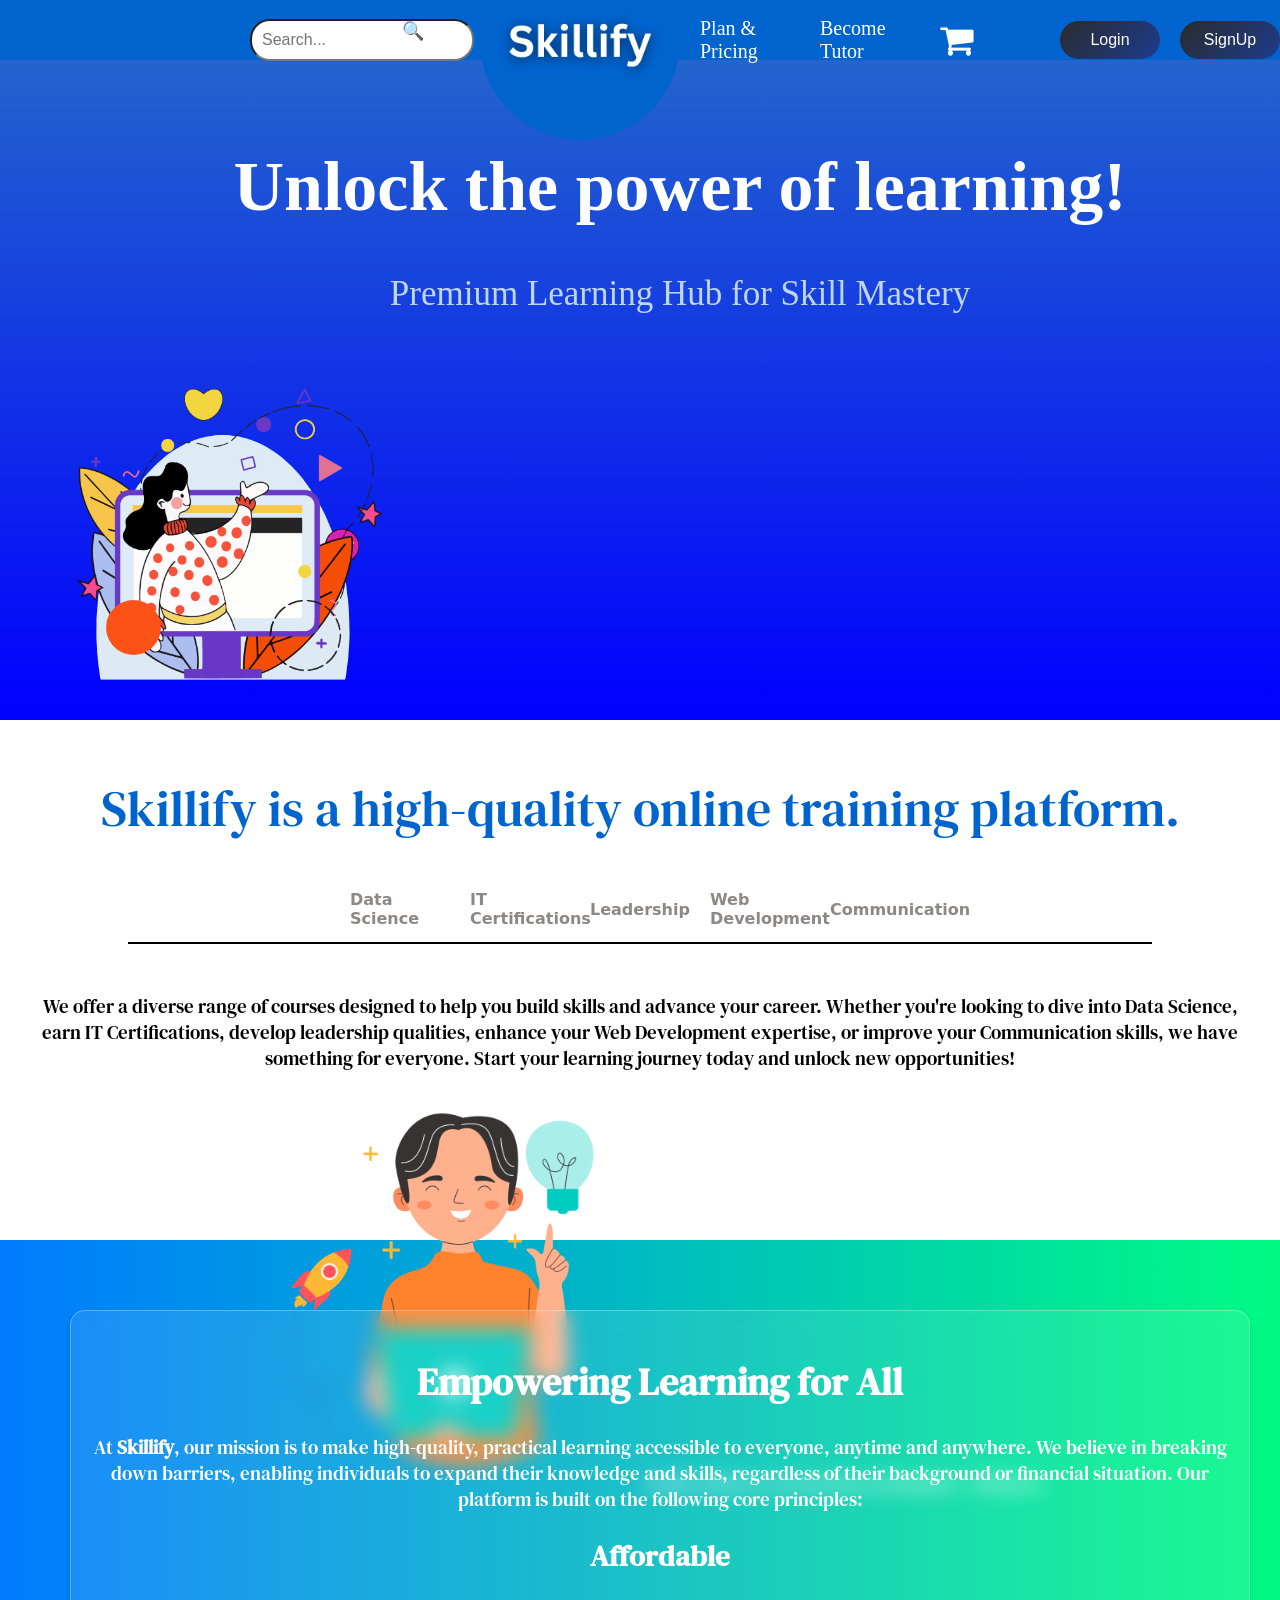
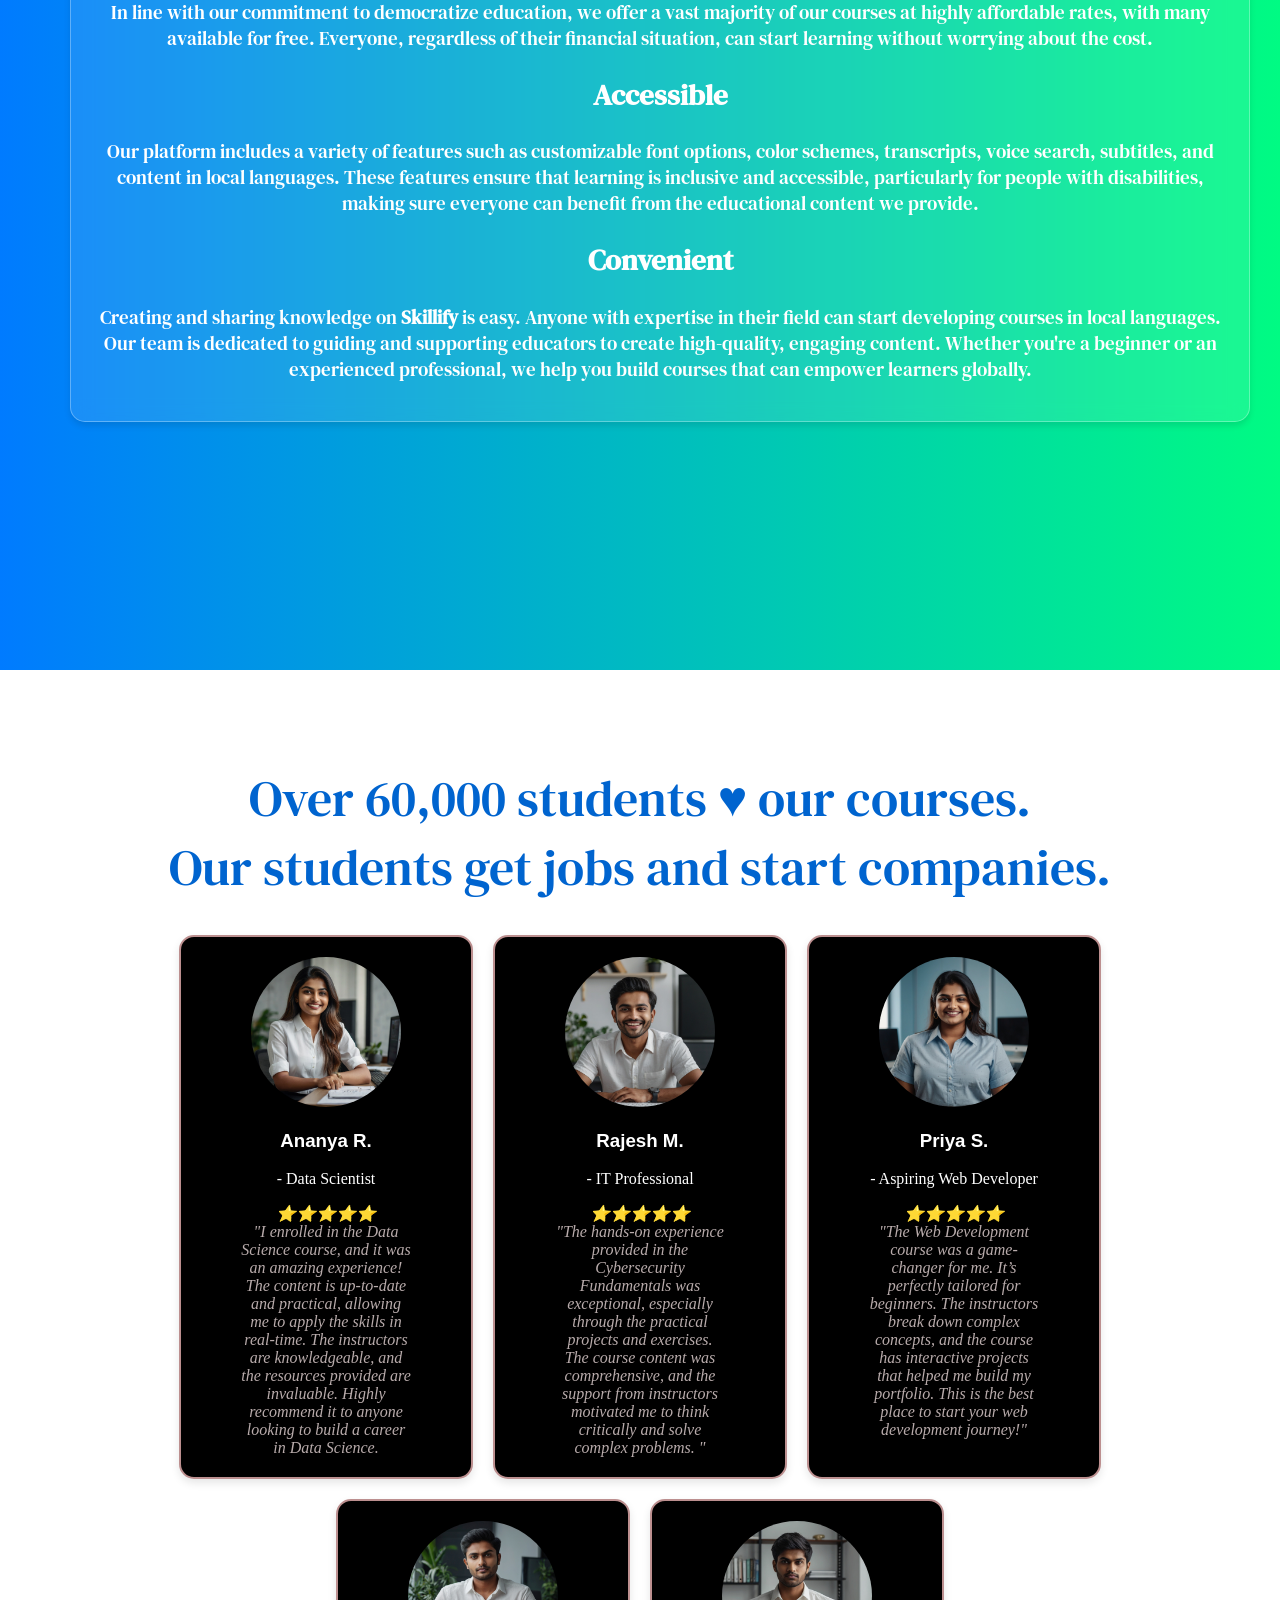
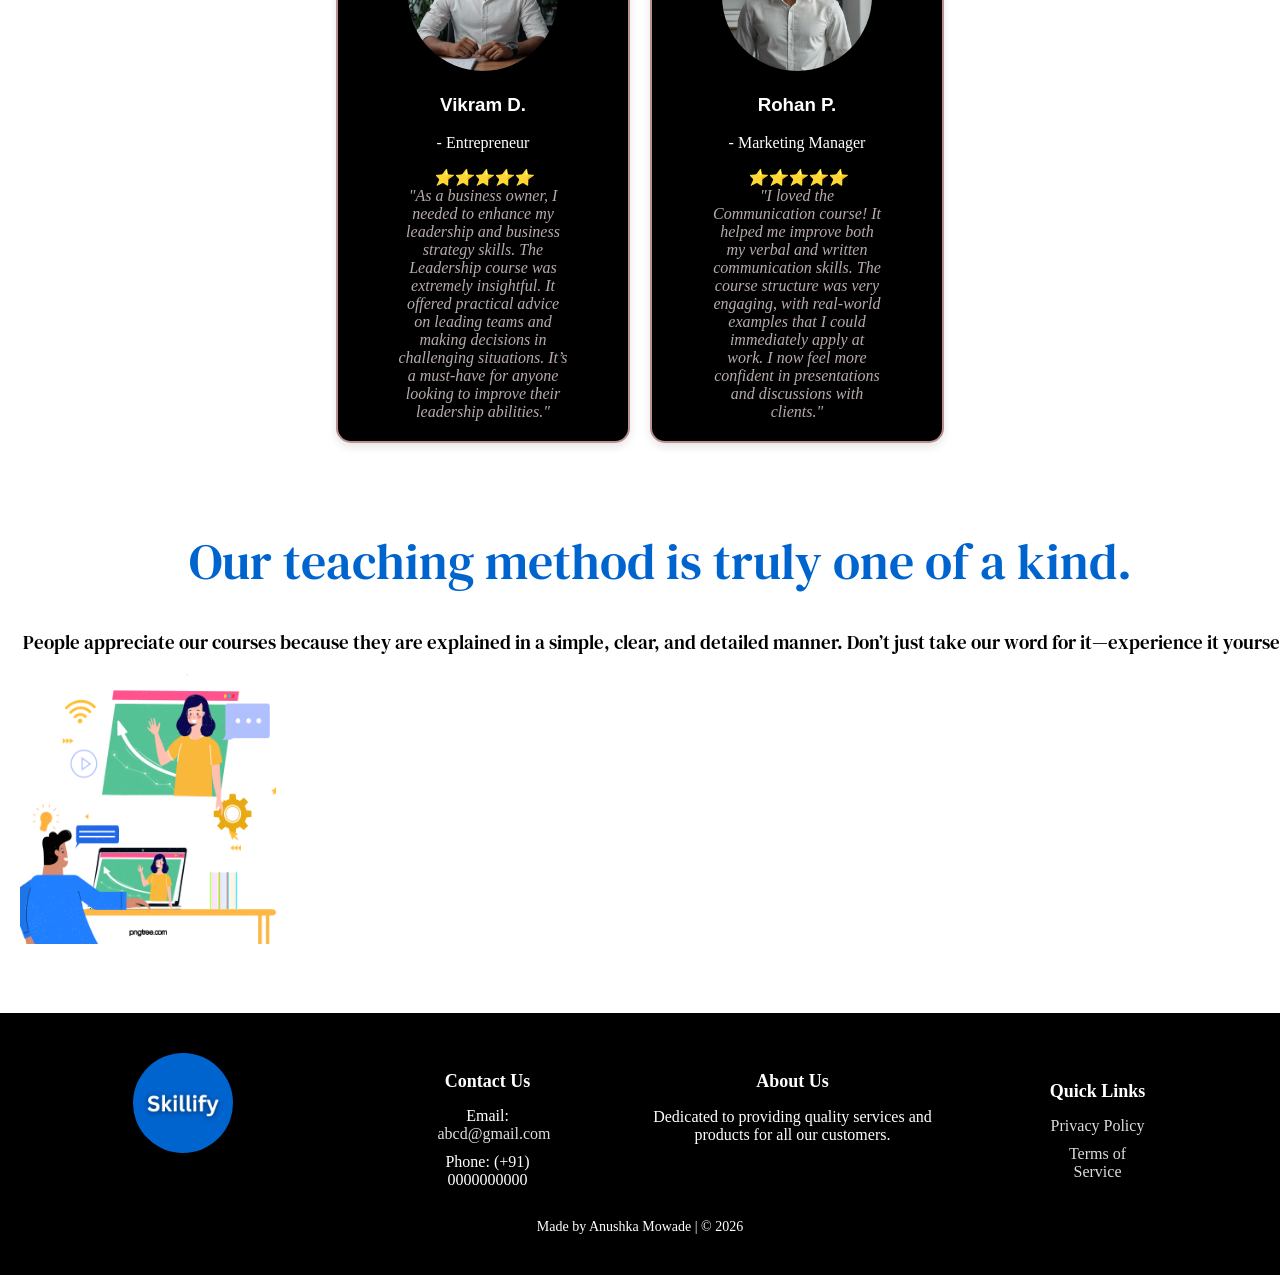
<file: Practical12/index.html>
<!DOCTYPE html>
<html lang="en">

<head>
    <meta charset="UTF-8">
    <meta name="viewport" content="width=device-width, initial-scale=1.0">
    <link rel="stylesheet" href="https://cdnjs.cloudflare.com/ajax/libs/font-awesome/4.7.0/css/font-awesome.min.css">
    <link rel="preconnect" href="https://fonts.googleapis.com">
    <link rel="preconnect" href="https://fonts.gstatic.com" crossorigin>
    <link
        href="https://fonts.googleapis.com/css2?family=Roboto:ital,wght@0,100;0,300;0,400;0,500;0,700;0,900;1,100;1,300;1,400;1,500;1,700;1,900&display=swap"
        rel="stylesheet">
    <link
        href="https://fonts.googleapis.com/css2?family=DM+Serif+Text&family=Great+Vibes&family=Pacifico&family=Rubik+Dirt&family=Sigmar+One&family=Silkscreen:wght@400;700&display=swap"
        rel="stylesheet">
    <title>WEBSITE</title>
    <link rel="icon" href="./favicon.png" type="image/png">
    <link rel="stylesheet" href="style.css">
</head>

<body>
   
   <header> 
    <div class="navigation">
        <nav><div class="search-container">
            <input type="text" id="searchBar" placeholder="Search...">
            <button id="searchIcon" onclick="performSearch()">
                🔍
            </button>
        </div>
        <ul id="suggestionsList"></ul>
            <img src="./websitelogo.png">
            <li><a href="/Pricing/price.html"> Plan & Pricing</a></li>
            <li><a href="/Onepage/becometutor.html">Become Tutor</a></li>
            <li><a href="/Pricing/cart.html"><i class="fa fa-shopping-cart" style="font-size:36px"></i></a></li>
            <li><a href="./login.html"><input type="button" class="topbu" id="login" value="Login"></a></li>
            <li><a href="./signup.html"><input type="button" class="topbu" id="signup" value="SignUp"></a></li>
        </nav>
    </div>
    </header>
    <div class="front">
        <h1>Unlock the power of learning!</h1>
        <p>Premium Learning Hub for Skill Mastery</p>
        <img src="./LandingPage/images/—Pngtree—cartoon hand drawn learning computer_5391522.png"><a
            href='https://pngtree.com/freepng/cartoon-hand-drawn-learning-computer-net-class-illustration_5391522.html'></a>
    </div>
    <div class="middle">
        <h1>Skillify is a high-quality online training platform.</h1>
        <div class="topics">

            <nav>
                <li><a href="/courses/datascience.html"><b>Data Science</b></a> </li>
                <li><a href="/courses/itcertification.html"><b>IT Certifications</b></a></li>
                <li><b><a href="/courses/leadership.html">Leadership</b></a></li>
                <li><b><a href="/courses/webdevelopment.html"> Web Development</b></a></li>
                <li><a href="/courses/communication.html"><b>Communication</b></a></li>
            </nav>
        </div>
        <div class="line"></div>
    <div class="paramiddle">
    <p>We offer a diverse range of courses designed to help you build skills and advance your career. Whether you're looking to dive into Data Science, earn IT Certifications, develop leadership qualities, enhance your Web Development expertise, or improve your Communication skills, we have something for everyone. Start your learning journey today and unlock new opportunities!</p>
    <img src="./concept.png" width="400px">
    <a href="https://www.flaticon.com/free-stickers/study" title="study stickers">Study stickers created by kerismaker - Flaticon</a></div></div>

    <div class="offering">
        <div class="glass-box">
            <h1>Empowering Learning for All</h1>
            <p>At <strong>Skillify</strong>, our mission is to make high-quality, practical learning
                accessible to everyone, anytime and anywhere. We believe in breaking down barriers, enabling individuals
                to expand their knowledge and skills, regardless of their background or financial situation. Our
                platform is built on the following core principles:</p>

            <h2>Affordable</h2>
            <p>In line with our commitment to democratize education, we offer a vast majority of our courses at highly
                affordable rates, with many available for free. Everyone, regardless of their financial situation, can
                start learning without worrying about the cost.</p>

            <h2>Accessible</h2>
            <p>Our platform includes a variety of features such as customizable font options, color schemes,
                transcripts, voice search, subtitles, and content in local languages. These features ensure that
                learning is inclusive and accessible, particularly for people with disabilities, making sure everyone
                can benefit from the educational content we provide.</p>

            <h2>Convenient</h2>
            <p>Creating and sharing knowledge on <strong>Skillify</strong> is easy. Anyone with expertise in
                their field can start developing courses in local languages. Our team is dedicated to guiding and
                supporting educators to create high-quality, engaging content. Whether you're a beginner or an
                experienced professional, we help you build courses that can empower learners globally.</p>
        </div>




    </div>
    <div class="bigreview">
        <h1>Over 60,000 students ♥ our courses.<br>
            Our students get jobs and start companies.</h1>
        <div class="review">
            <!-- Review 1 -->
            <div class="reviewbox">
                <img src="perdemo2.jpg" alt="Siddharth Patil">
                <h3 style="color: #ffffff; font-family: 'Segoe UI', Tahoma, Geneva, Verdana, sans-serif;">Ananya R.</h3>
                <p>- Data Scientist</p>
                <div class="blackquot">
                    <blockquote>
                        ⭐️⭐️⭐️⭐️⭐️<br>
                        "I enrolled in the Data Science course, and it was an amazing experience! The content is
                        up-to-date
                        and practical, allowing me to apply the skills in real-time. The instructors are knowledgeable,
                        and
                        the resources provided are invaluable. Highly recommend it to anyone looking to build a career
                        in Data Science.</blockquote>

                </div>
            </div>

            <!-- Review 2 -->
            <div class="reviewbox">
                <img src="./perdemo1.png.jpg" alt="Prajakta Deshmukh">
                <h3 style="color: #ffffff; font-family: 'Segoe UI', Tahoma, Geneva, Verdana, sans-serif;">Rajesh M.</h3>
                <p> - IT Professional</p>
                <div class="blackquot">
                    <blockquote>⭐️⭐️⭐️⭐️⭐️<br>"The hands-on experience provided in the Cybersecurity Fundamentals was
                        exceptional, especially through the practical projects and exercises. The course content was
                        comprehensive, and the support from instructors motivated me to think critically and solve
                        complex problems. "</blockquote>

                </div>
            </div>

            <!-- Review 3 -->
            <div class="reviewbox">
                <img src="./perdemo3.jpg" alt="Rajesh Kulkarni">
                <h3 style="color: #ffffff; font-family: 'Segoe UI', Tahoma, Geneva, Verdana, sans-serif;">Priya S.</h3>
                <p>- Aspiring Web Developer</p>
                <div class="blackquot">
                    <blockquote> ⭐️⭐️⭐️⭐️⭐️<br>
                        "The Web Development course was a game-changer for me. It’s perfectly tailored for beginners.
                        The
                        instructors break down complex concepts, and the course has interactive projects that helped me
                        build my portfolio. This is the best place to start your web development journey!"</blockquote>

                </div>
            </div>

            <!-- Review 4 -->
            <div class="reviewbox">
                <img src="./perdemo4.jpg" alt="Neha Bhonsle">
                <h3 style="color: #ffffff; font-family: 'Segoe UI', Tahoma, Geneva, Verdana, sans-serif;"> Vikram D.
                </h3>
                <p> - Entrepreneur</p>
                <div class="blackquot">
                    <blockquote>
                        ⭐️⭐️⭐️⭐️⭐️<br>
                        "As a business owner, I needed to enhance my leadership and business strategy skills. The
                        Leadership
                        course was extremely insightful. It offered practical advice on leading teams and making
                        decisions
                        in challenging situations. It’s a must-have for anyone looking to improve their leadership
                        abilities."</blockquote>

                </div>
            </div>

            <!-- Review 5 -->
            <div class="reviewbox">
                <img src="./perdemo5.jpg" alt="Suresh Salunkhe">
                <h3 style="color: #ffffff; font-family: 'Segoe UI', Tahoma, Geneva, Verdana, sans-serif;">Rohan P. </h3>
                <p>- Marketing Manager</p>
                <div class="blackquot">
                    <blockquote>⭐️⭐️⭐️⭐️⭐️<br>
                        "I loved the Communication course! It helped me improve both my verbal and written communication
                        skills. The course structure was very engaging, with real-world examples that I could
                        immediately
                        apply at work. I now feel more confident in presentations and discussions with clients."
                    </blockquote>
                </div>

            </div>
        </div>
    </div>
    <div class="lastsec">
        <h1>Our teaching method is truly one of a kind.</h1>
        <p> People appreciate our courses because they are explained in a simple, clear, and detailed manner. Don’t just
            take our word for it—experience it yourself!</p>
        <img src="./—Pngtree—hand drawn online learning computer_5341166.png">
    </div>
    <footer>
        <div class="footer-container">
            <div class="footer-section logo">
                <img src="websitelogo.png" alt="Logo">

            </div>
            <div class="footer-section">
                <h3>Contact Us</h3>
                <ul>
                    <li>Email: <a href="mailto:contact@example.com">abcd@gmail.com</a></li>
                    <li>Phone: (+91) 0000000000</li>
                </ul>
            </div>
            <div class="footer-section">
                <h3>About Us</h3>
                <p>Dedicated to providing quality services and products for all our customers.</p>
            </div>
            <div class="footer-section privacy-policy">
                <h3>Quick Links</h3>
                <ul>
                    <li><a href="./Onepage/privacypolicy.html">Privacy Policy</a></li>
                    <li><a href="#">Terms of Service</a></li>
                </ul>
            </div>
        </div>
        <div class="made-by">Made by Anushka Mowade | &copy; <span id="currentYear"></span></div>
    </footer>
    <script src="script.js"></script>

</body>

</html>
</file>
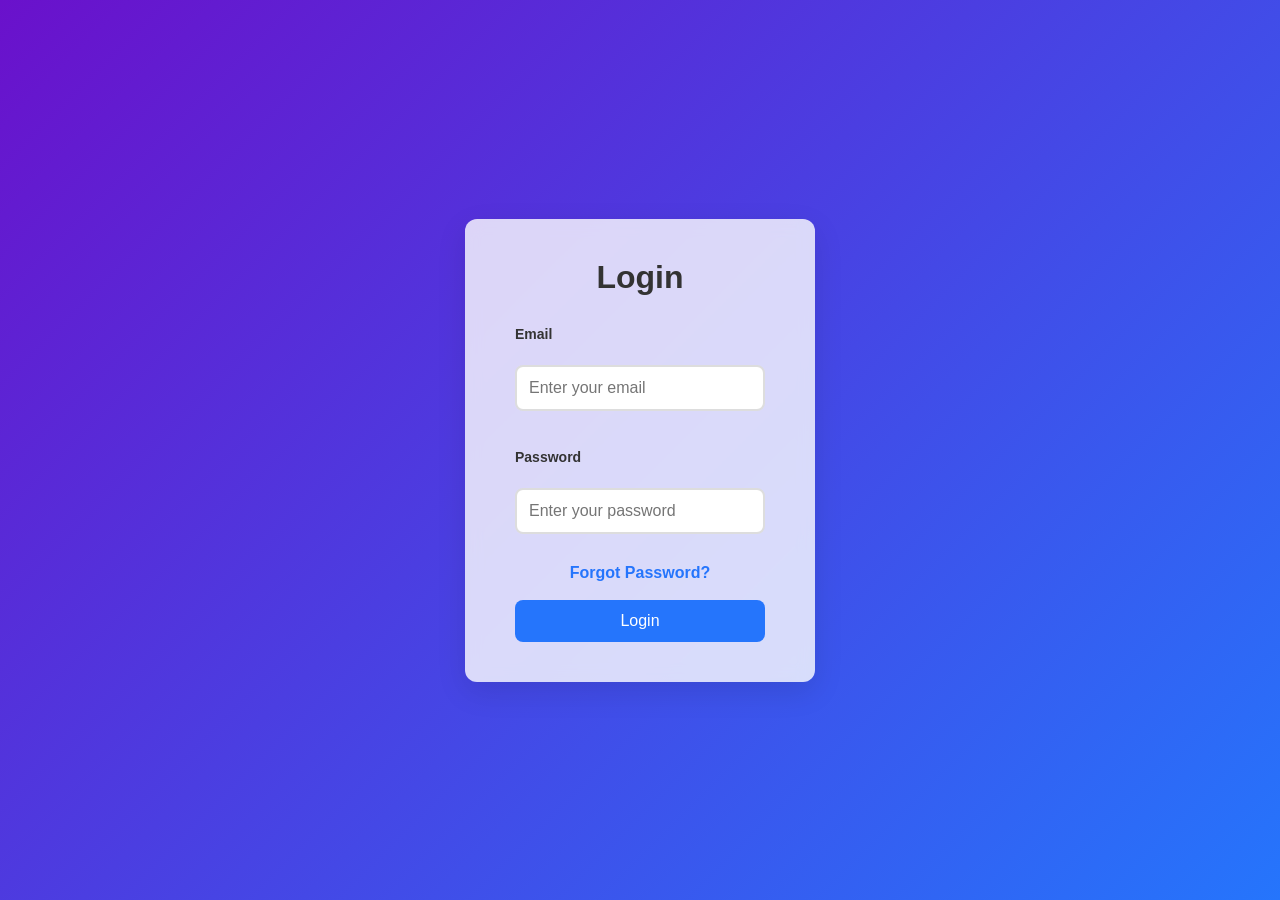
<file: Practical12/login.html>
<!DOCTYPE html>
<html lang="en">

<head>
    <meta charset="UTF-8">
    <meta name="viewport" content="width=device-width, initial-scale=1.0">
    <title>Login - Skillify</title>
    <link rel="icon" href="./favicon.png" type="image/png">
    <link href="https://fonts.googleapis.com/css2?family=Roboto:wght@400;500;700&display=swap" rel="stylesheet">
    <link rel="stylesheet" href="login.css">
</head>

<body>
    <div class="login-box">
        <h4>Login</h4>
        <form id="content" method="POST">
            <label for="email">Email</label><br>
            <input type="email" id="email" name="email" placeholder="Enter your email" required><br><br>

            <label for="password">Password</label><br>
            <input type="password" id="password" name="password" placeholder="Enter your password" required><br>

            <div class="forgot-password">
                <a href="">Forgot Password?</a>
            </div>
            <br>

            <button type="submit">Login</button>

        </form>
    </div>

    <script>
        document.getElementById("content").addEventListener("submit", function(event) {
            event.preventDefault();
            
            var email = document.getElementById("email").value;
            var password = document.getElementById("password").value;

            // Retrieve the stored user data from localStorage
            var user = localStorage.getItem(email);

            if (user) {
                var parsedUser = JSON.parse(user);

                // Check if the password is correct
                if (parsedUser.password === password) {
                    alert("Login successful!");
                    window.location.href = "index.html"; // Redirect to homepage
                } else {
                    alert("Incorrect password! Please try again.");
                }
            } else {
                alert("User not found! Please sign up.");
            }
        });
    </script>
</body>

</html>
</file>
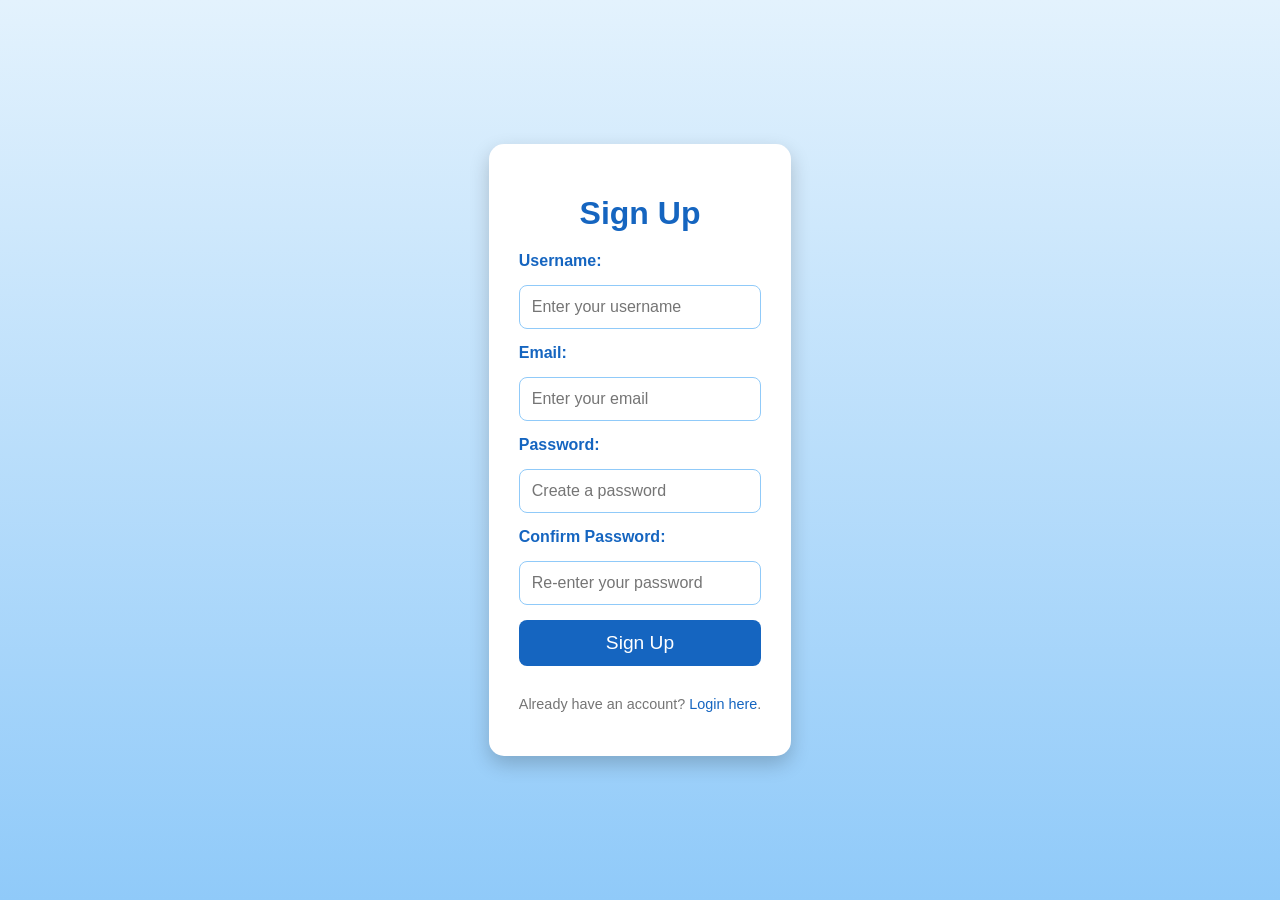
<file: Practical12/signup.html>
<!DOCTYPE html>
<html lang="en">

<head>
    <meta charset="UTF-8">
    <meta name="viewport" content="width=device-width, initial-scale=1.0">
    <title>Sign Up</title>
    <link rel="icon" href="./favicon.png" type="image/png">
    <style>
        body {
            font-family: 'Segoe UI', Tahoma, Geneva, Verdana, sans-serif;
            background: linear-gradient(to bottom, #e3f2fd, #90caf9);
            margin: 0;
            padding: 0;
            display: flex;
            justify-content: center;
            align-items: center;
            height: 100vh;
        }

        .container {
            max-width: 450px;
            background: white;
            padding: 30px;
            border-radius: 15px;
            box-shadow: 0 8px 20px rgba(0, 0, 0, 0.2);
            transition: transform 0.3s;
        }

        .container:hover {
            transform: translateY(-5px);
        }

        h1 {
            text-align: center;
            color: #1565c0;
            font-size: 2rem;
            margin-bottom: 20px;
        }

        form {
            display: flex;
            flex-direction: column;
            gap: 15px;
        }

        label {
            font-weight: bold;
            color: #1565c0;
        }

        input {
            padding: 12px;
            border: 1px solid #90caf9;
            border-radius: 8px;
            font-size: 1rem;
            transition: box-shadow 0.3s;
        }

        input:focus {
            outline: none;
            box-shadow: 0 0 5px rgba(33, 150, 243, 0.8);
        }

        button {
            background-color: #1565c0;
            color: white;
            padding: 12px;
            border: none;
            border-radius: 8px;
            font-size: 1.2rem;
            cursor: pointer;
            transition: background-color 0.3s, transform 0.2s;
        }

        button:hover {
            background-color: #1e88e5;
            transform: scale(1.02);
        }

        .footer-text {
            text-align: center;
            margin-top: 15px;
            font-size: 0.9rem;
            color: #757575;
        }

        .footer-text a {
            color: #1565c0;
            text-decoration: none;
        }

        .footer-text a:hover {
            text-decoration: underline;
        }

        .error {
            color: red;
            font-size: 14px;
            margin-bottom: 10px;
        }
    </style>
</head>

<body>
    <div class="container">
        <h1>Sign Up</h1>
        <form id="signupForm" method="POST">
            <label for="username">Username:</label>
            <input type="text" id="username" name="username" placeholder="Enter your username" required>

            <label for="email">Email:</label>
            <input type="email" id="email" name="email" placeholder="Enter your email" required>

            <label for="password">Password:</label>
            <input type="password" id="password" name="password" placeholder="Create a password" required>

            <label for="confirmPassword">Confirm Password:</label>
            <input type="password" id="confirmPassword" name="confirmPassword" placeholder="Re-enter your password" required>

            <button type="submit">Sign Up</button>
            <p class="footer-text">Already have an account? <a href="login.html">Login here</a>.</p>
        </form>
    </div>

    <script>
        document.getElementById("signupForm").addEventListener("submit", function (event) {
            event.preventDefault();

            var email = document.getElementById("email").value;
            var username = document.getElementById("username").value;
            var password = document.getElementById("password").value;
            var confirmPassword = document.getElementById("confirmPassword").value;

            if (password !== confirmPassword) {
                alert("Passwords do not match.");
                return;
            }

            const user = {
                username: username,
                email: email,
                password: password,
            };

            localStorage.setItem(email, JSON.stringify(user));
            alert("Successfully signed up. Please Login.");
            window.location.href = "login.html";
        });
    </script>
</body>

</html>
</file>
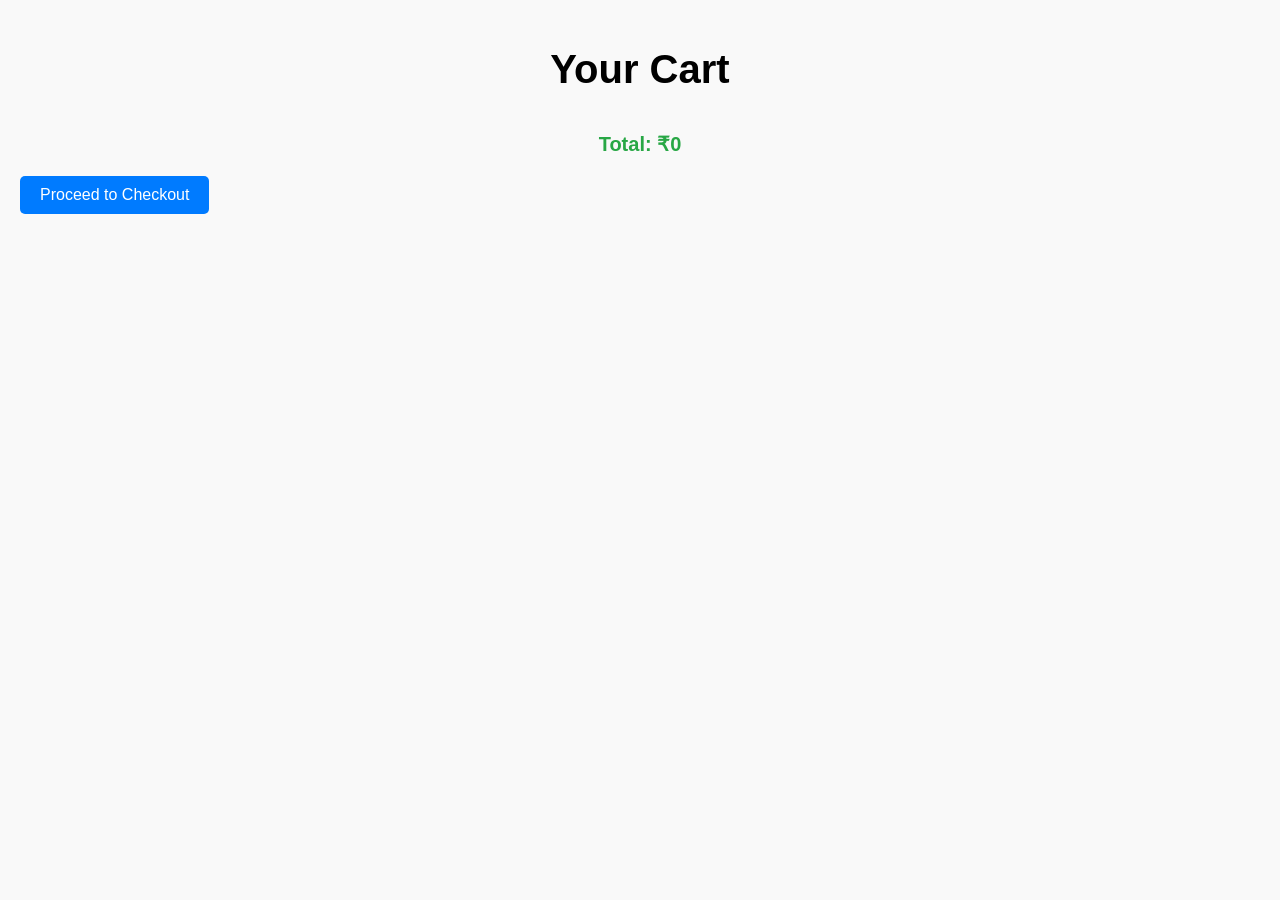
<file: Practical12/courses/cart.html>
<!DOCTYPE html>
<html lang="en">

<head>
    <meta charset="UTF-8">
    <meta name="viewport" content="width=device-width, initial-scale=1.0">
    <title>Shopping Cart</title>
    <link rel="icon" href="./favicon.png" type="image/png">
    <style>
        body {
            font-family: Arial, sans-serif;
            margin: 0;
            padding: 20px;
            background-color: #f9f9f9;
        }

        h1 {
            text-align: center;
            font-size: 2.5rem;
            margin-bottom: 20px;
        }

        .cart-container {
            display: flex;
            flex-direction: column;
            align-items: center;
        }

        .cart-item {
            background-color: #fff;
            border: 1px solid #ddd;
            border-radius: 10px;
            box-shadow: 0 4px 6px rgba(0, 0, 0, 0.1);
            width: 80%;
            padding: 20px;
            margin: 10px 0;
            text-align: center;
        }

        .cart-item .remove-button {
            background-color: #dc3545;
            color: white;
            padding: 5px 10px;
            border: none;
            border-radius: 5px;
            cursor: pointer;
            font-size: 14px;
        }

        .cart-item .remove-button:hover {
            background-color: #c82333;
        }

        .cart-item .price {
            font-size: 18px;
            color: #007BFF;
            margin-top: 10px;
        }

        .total-price {
            font-size: 20px;
            font-weight: bold;
            color: #28a745;
            margin-top: 20px;
        }

        .checkout-button {
            background-color: #007BFF;
            color: white;
            padding: 10px 20px;
            border: none;
            border-radius: 5px;
            cursor: pointer;
            font-size: 16px;
            margin-top: 20px;
        }

        .checkout-button:hover {
            background-color: #0056b3;
        }
    </style>
</head>

<body>
    <h1>Your Cart</h1>
    <div class="cart-container" id="cartContainer"></div>
    <button class="checkout-button" onclick="checkout()">Proceed to Checkout</button>

    <script>
        function loadCart() {
            let cart = JSON.parse(localStorage.getItem('cart')) || [];
            let cartContainer = document.getElementById('cartContainer');
            cartContainer.innerHTML = '';  // Clear cart container
            let totalPrice = 0;

            cart.forEach((item, index) => {
                totalPrice += item.price;
                let itemDiv = document.createElement('div');
                itemDiv.classList.add('cart-item');
                itemDiv.innerHTML = `
                    <h3>${item.courseName}</h3>
                    <p class="price">Price: ₹${item.price}</p>
                    <button class="remove-button" onclick="removeFromCart(${index})">Remove</button>
                `;
                cartContainer.appendChild(itemDiv);
            });


            let totalDiv = document.createElement('div');
            totalDiv.classList.add('total-price');
            totalDiv.innerHTML = `Total: ₹${totalPrice}`;
            cartContainer.appendChild(totalDiv);
        }

        function removeFromCart(index) {
            let cart = JSON.parse(localStorage.getItem('cart')) || [];
            cart.splice(index, 1);
            localStorage.setItem('cart', JSON.stringify(cart));
            loadCart();
        }
        function checkout() {
            let cart = JSON.parse(localStorage.getItem('cart')) || [];
            let totalPrice = cart.reduce((total, item) => total + item.price, 0);
            if (totalPrice > 0) {
                alert('Proceeding to checkout. Total Price: ₹' + totalPrice);
                // Add payment gateway integration here
                // For now, we just clear the cart as a simulation
                localStorage.removeItem('cart');
                loadCart();  // Refresh the cart to reflect the empty cart
                window.location.href = 'payment.html';
            } else {
                alert('Your cart is empty.');
            }

            // Build the URL with query parameters
            let cartData = encodeURIComponent(JSON.stringify(cart));
            let totalPriceData = encodeURIComponent(totalPrice);

            // Redirect to payment.html with query parameters
            window.location.href = `payment.html?cart=${cartData}&totalPrice=${totalPriceData}`;
        }


        window.onload = loadCart;
        function checkout() {
            // Redirect to payment.html
            window.location.href = 'payment.html';
        }
    </script>
</body>

</html>
</file>
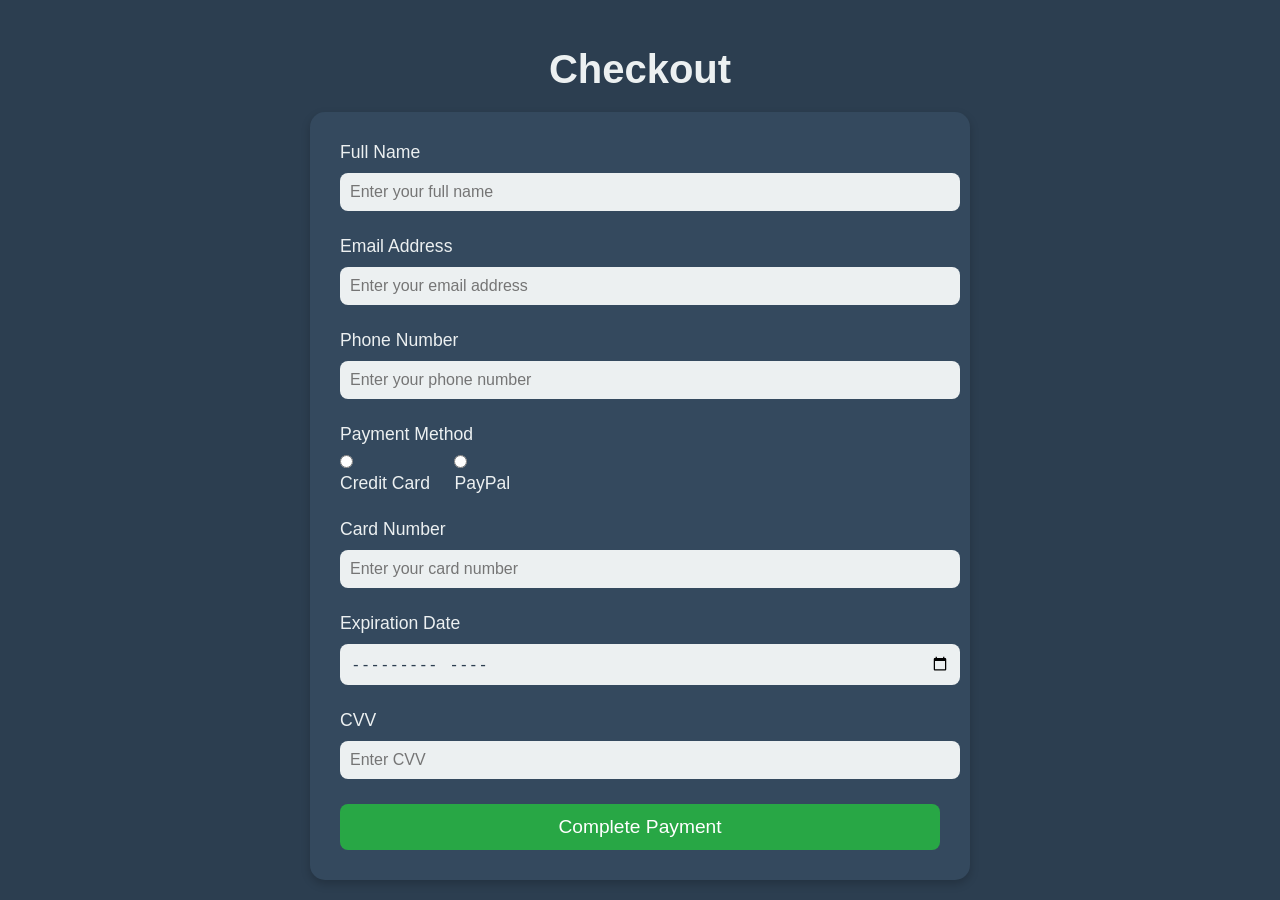
<file: Practical12/courses/payment.html>
<!DOCTYPE html>
<html lang="en">
<head>
    <meta charset="UTF-8">
    <meta name="viewport" content="width=device-width, initial-scale=1.0">
    <title>Checkout</title>
    <link rel="icon" href="/favicon.png" type="image/png">
    <style>
        body {
            font-family: Arial, sans-serif;
            margin: 0;
            padding: 20px;
            background-color: #2c3e50;
            color: #ecf0f1;
        }
        h1 {
            text-align: center;
            font-size: 2.5rem;
            margin-bottom: 20px;
            color: #ecf0f1;
        }
        .checkout-container {
            max-width: 600px;
            margin: 0 auto;
            background-color: #34495e;
            padding: 30px;
            border-radius: 15px;
            box-shadow: 0 4px 10px rgba(0, 0, 0, 0.2);
        }
        .form-group {
            margin-bottom: 20px;
        }
        label {
            font-size: 1.1rem;
            display: block;
            margin-bottom: 5px;
        }
        input, select {
            width: 100%;
            padding: 10px;
            margin: 5px 0;
            background-color: #ecf0f1;
            border: none;
            border-radius: 8px;
            color: #2c3e50;
            font-size: 1rem;
        }
        input[type="radio"] {
            width: auto;
        }
        .button-container {
            text-align: center;
        }
        .checkout-button {
            background-color: #28a745;
            color: white;
            padding: 12px 20px;
            border: none;
            border-radius: 8px;
            font-size: 1.2rem;
            cursor: pointer;
            width: 100%;
        }
        .checkout-button:hover {
            background-color: #218838;
        }
        .payment-option {
            display: inline-block;
            margin-right: 20px;
        }
        .payment-option input {
            margin-right: 5px;
        }
        .total-price {
            font-size: 1.5rem;
            font-weight: bold;
            color: #f39c12;
            margin-top: 20px;
            text-align: center;
        }
    </style>
</head>
<body>
    <h1>Checkout</h1>
    <div class="checkout-container">
        <form id="checkoutForm">
            <div class="form-group">
                <label for="name">Full Name</label>
                <input type="text" id="name" name="name" required placeholder="Enter your full name">
            </div>
            <div class="form-group">
                <label for="email">Email Address</label>
                <input type="email" id="email" name="email" required placeholder="Enter your email address">
            </div>
            <div class="form-group">
                <label for="phone">Phone Number</label>
                <input type="tel" id="phone" name="phone" required placeholder="Enter your phone number">
            </div>
            <div class="form-group">
                <label>Payment Method</label>
                <div class="payment-option">
                    <input type="radio" id="creditCard" name="paymentMethod" value="Credit Card" required>
                    <label for="creditCard">Credit Card</label>
                </div>
                <div class="payment-option">
                    <input type="radio" id="paypal" name="paymentMethod" value="PayPal" required>
                    <label for="paypal">PayPal</label>
                </div>
            </div>
            <div class="form-group">
                <label for="cardNumber">Card Number</label>
                <input type="text" id="cardNumber" name="cardNumber" placeholder="Enter your card number" required >
            </div>
            <div class="form-group">
                <label for="expirationDate">Expiration Date</label>
                <input type="month" id="expirationDate" name="expirationDate" placeholder="MM/YY" required >
            </div>
            <div class="form-group">
                <label for="cvv">CVV</label>
                <input type="text" id="cvv" name="cvv" placeholder="Enter CVV" required >
            </div>
            <div class="button-container">
                <button type="submit" class="checkout-button">Complete Payment</button>
            </div>
        </form>
        

    <script>
        function getQueryParams() {
            const urlParams = new URLSearchParams(window.location.search);
            return {
                cart: JSON.parse(decodeURIComponent(urlParams.get('cart'))),
                totalPrice: decodeURIComponent(urlParams.get('totalPrice'))
            };
        }

        function loadPaymentDetails() {
            const { cart, totalPrice } = getQueryParams();

            // Display cart details
            let cartDetailsDiv = document.getElementById('cartDetails');
            cart.forEach(item => {
                let itemDiv = document.createElement('div');
                itemDiv.textContent = `${item.courseName} - ₹${item.price}`;
                cartDetailsDiv.appendChild(itemDiv);
            });

            // Display total price
            let totalPriceDiv = document.getElementById('totalPrice');
            totalPriceDiv.textContent = `Total Amount: ₹${totalPrice}`;
        }

        window.onload = loadPaymentDetails;
    </script>
</body>
</html>
</file>
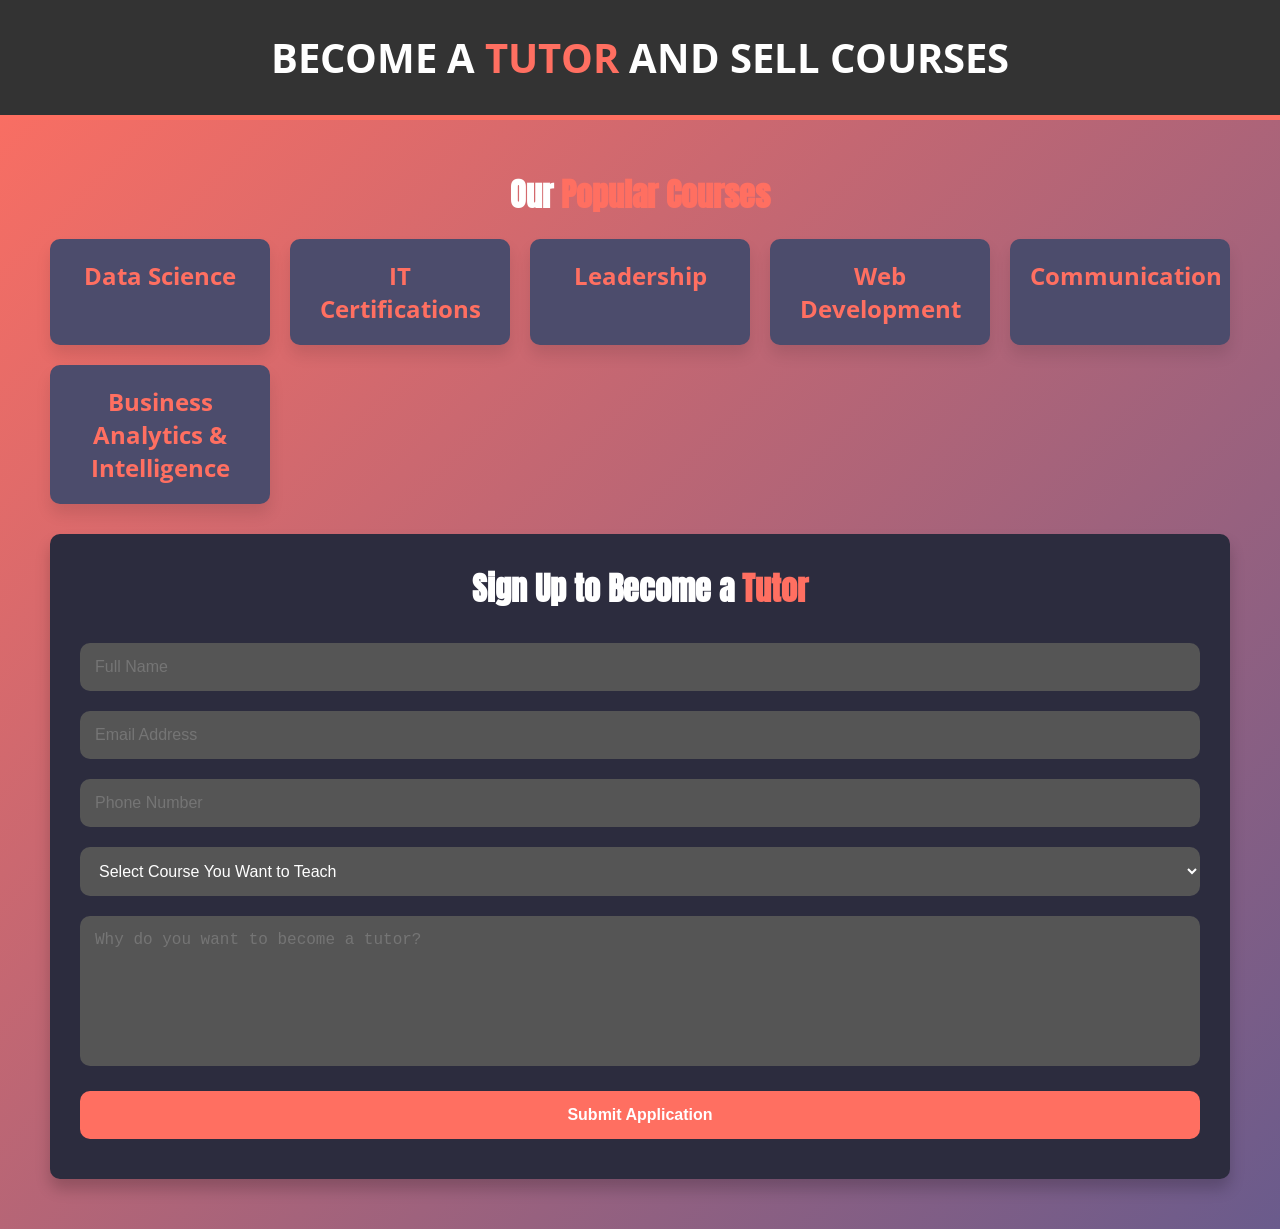
<file: Practical12/Onepage/becometutor.html>
<!DOCTYPE html>
<html lang="en">
<head>
    <meta charset="UTF-8">
    <meta name="viewport" content="width=device-width, initial-scale=1.0">
    <title>Become a Tutor and Sell Courses</title>
    <link href="https://fonts.googleapis.com/css2?family=Anton&family=Open+Sans:wght@300;400;600&display=swap" rel="stylesheet">
    <link rel="stylesheet" href="tutor.css">
</head>
<body>
    <header>
        <h1>Become a <span class="highlight">Tutor</span> and Sell Courses</h1>
    </header>

    <div class="container">
        <h2 class="section-title">Our <span class="highlight">Popular Courses</span></h2>
        <div class="course-list">
            <div class="course-item">
                <a href="/courses/datascience.html">Data Science</a>
            </div>
            <div class="course-item">
                <a href="/courses/itcertification.html">IT Certifications</a>
            </div>
            <div class="course-item">
                <a href="/courses/leadership.html">Leadership</a>
            </div>
            <div class="course-item">
                <a href="/courses/webdevelopment.html">Web Development</a>
            </div>
            <div class="course-item">
                <a href="/courses/communication.html">Communication</a>
            </div>
            <div class="course-item">
                <a href="/courses/business.html">Business Analytics & Intelligence</a>
            </div>
        </div>

        <div class="form-section">
            <h2 class="section-title">Sign Up to Become a <span class="highlight">Tutor</span></h2>
            <form>
                <input type="text" id="fullName" name="fullName" placeholder="Full Name" required>
                <input type="email" id="email" name="email" placeholder="Email Address" required>
                <input type="tel" id="phone" name="phone" placeholder="Phone Number" required>
                <select id="subject" name="subject" required>
                    <option value="" disabled selected>Select Course You Want to Teach</option>
                    <option value="Data Science">Data Science</option>
                    <option value="IT Certifications">IT Certifications</option>
                    <option value="Leadership">Leadership</option>
                    <option value="Web Development">Web Development</option>
                    <option value="Communication">Communication</option>
                    <option value="Business Analytics & Intelligence">Business Analytics & Intelligence</option>
                </select>
                <textarea id="message" name="message" placeholder="Why do you want to become a tutor?" required></textarea>
                <button type="submit">Submit Application</button>
            </form>
        </div>
    </div>
</body>
</html>
</file>
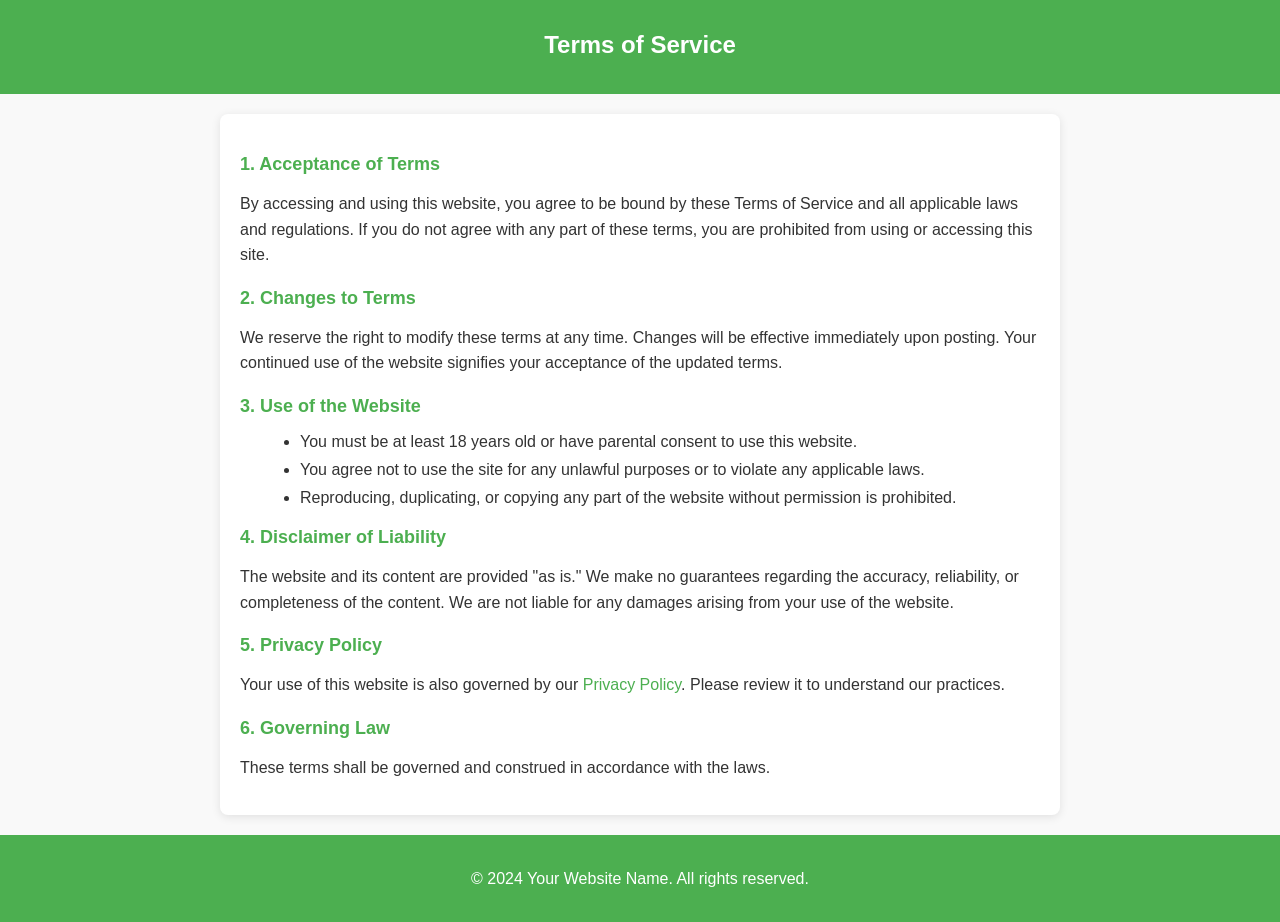
<file: Practical12/Onepage/termsofservices.html>
<!DOCTYPE html>
<html lang="en">
<head>
    <meta charset="UTF-8">
    <meta name="viewport" content="width=device-width, initial-scale=1.0">
    <title>Terms of Service</title>
    <style>
        body {
            font-family: Arial, sans-serif;
            margin: 0;
            padding: 0;
            background-color: #f9f9f9;
            color: #333;
        }

        header {
            background-color: #4CAF50;
            color: white;
            padding: 15px;
            text-align: center;
        }

        main {
            max-width: 800px;
            margin: 20px auto;
            background: white;
            padding: 20px;
            border-radius: 8px;
            box-shadow: 0 2px 10px rgba(0, 0, 0, 0.1);
        }

        h1 {
            font-size: 24px;
            text-align: center;
            margin-bottom: 20px;
        }

        h2 {
            font-size: 18px;
            margin-top: 20px;
            color: #4CAF50;
        }

        p {
            line-height: 1.6;
            margin-bottom: 15px;
        }

        ul {
            list-style-type: disc;
            margin-left: 20px;
        }

        ul li {
            margin-bottom: 10px;
        }

        footer {
            text-align: center;
            padding: 15px;
            background-color: #4CAF50;
            color: white;
            margin-top: 20px;
        }

        a {
            color: #4CAF50;
            text-decoration: none;
        }

        a:hover {
            text-decoration: underline;
        }
    </style>
</head>
<body>
    <header>
        <h1>Terms of Service</h1>
    </header>
    <main>
        <h2>1. Acceptance of Terms</h2>
        <p>By accessing and using this website, you agree to be bound by these Terms of Service and all applicable laws and regulations. If you do not agree with any part of these terms, you are prohibited from using or accessing this site.</p>

        <h2>2. Changes to Terms</h2>
        <p>We reserve the right to modify these terms at any time. Changes will be effective immediately upon posting. Your continued use of the website signifies your acceptance of the updated terms.</p>

        <h2>3. Use of the Website</h2>
        <ul>
            <li>You must be at least 18 years old or have parental consent to use this website.</li>
            <li>You agree not to use the site for any unlawful purposes or to violate any applicable laws.</li>
            <li>Reproducing, duplicating, or copying any part of the website without permission is prohibited.</li>
        </ul>

        <h2>4. Disclaimer of Liability</h2>
        <p>The website and its content are provided "as is." We make no guarantees regarding the accuracy, reliability, or completeness of the content. We are not liable for any damages arising from your use of the website.</p>

        <h2>5. Privacy Policy</h2>
        <p>Your use of this website is also governed by our <a href="./privacypolicy.html">Privacy Policy</a>. Please review it to understand our practices.</p>

        <h2>6. Governing Law</h2>
        <p>These terms shall be governed and construed in accordance with the laws.</p>
    </main>
    <footer>
        <p>&copy; 2024 Your Website Name. All rights reserved.</p>
    </footer>
</body>
</html>
</file>
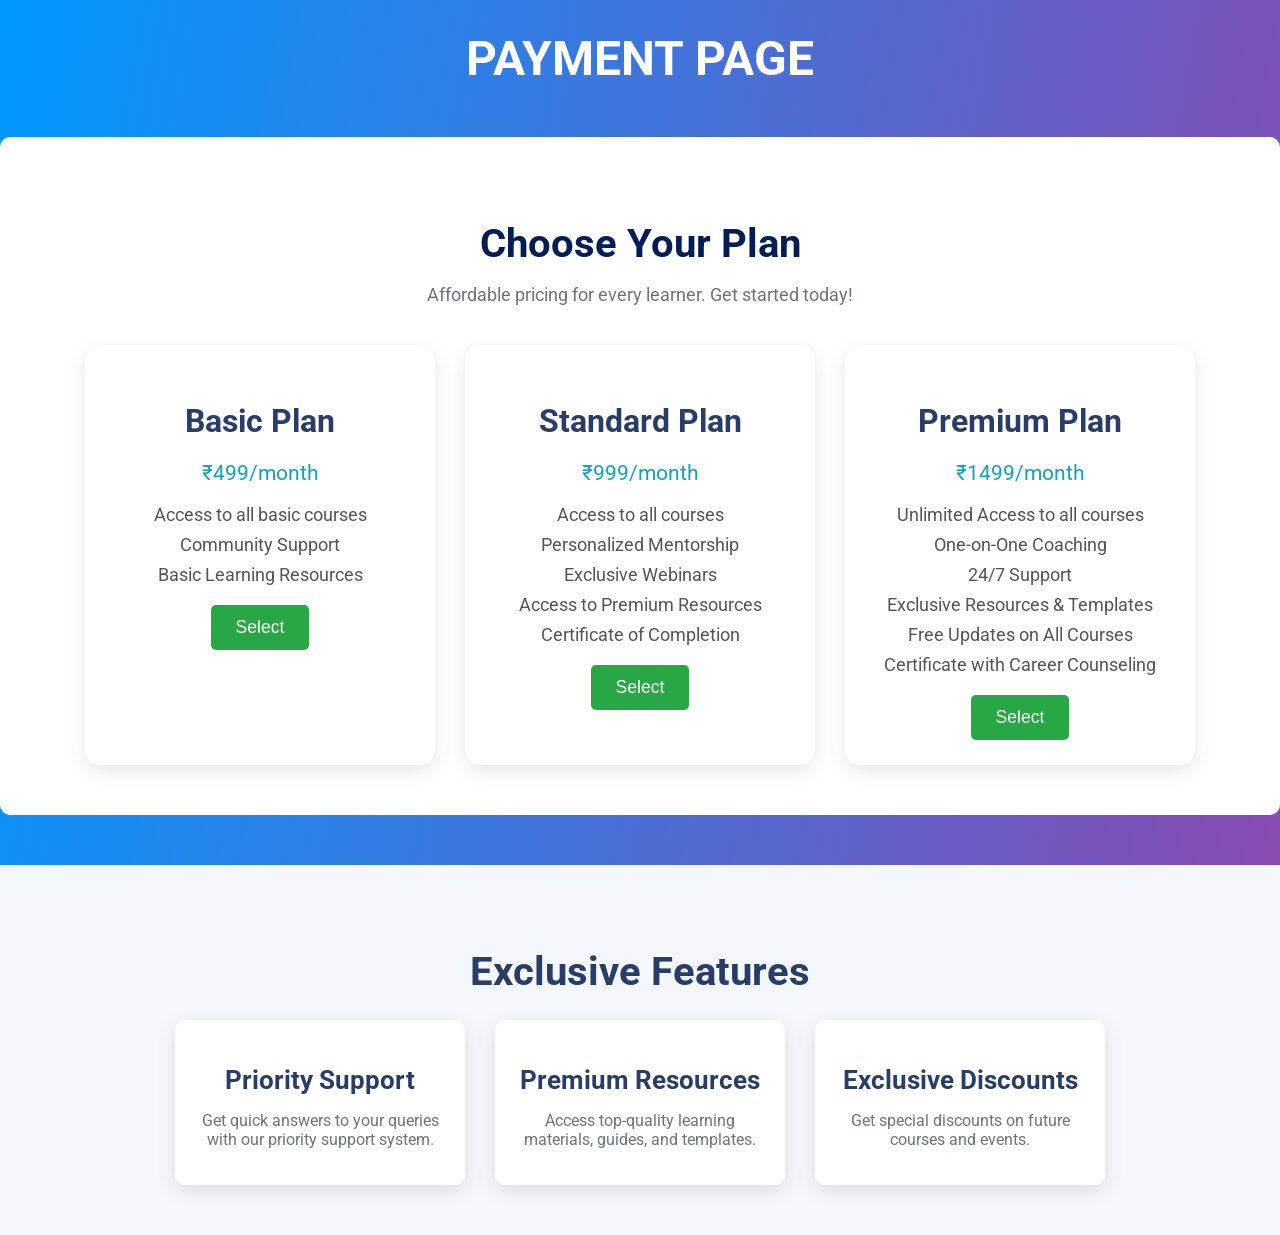
<file: Practical12/Pricing/price.html>
<!DOCTYPE html>
<html lang="en">

<head>
    <meta charset="UTF-8">
    <meta name="viewport" content="width=device-width, initial-scale=1.0">
    <link rel="stylesheet" href="https://cdnjs.cloudflare.com/ajax/libs/font-awesome/4.7.0/css/font-awesome.min.css">
    <link href="https://fonts.googleapis.com/css2?family=Roboto:wght@400;500;700&display=swap" rel="stylesheet">
    <title>Payment Page</title>
    <link rel="icon" href="favicon.png" type="image/png">
    <style>
        /* General body styles */
        body {
            font-family: 'Roboto', sans-serif;
            margin: 0;
            padding: 0;
            background: linear-gradient(100deg, #0099ff, #8f47ae);
            color: #fff;
        }

        h1 {
            text-align: center;
            font-size: 3rem;
            margin: 30px 0;
            font-weight: 700;
            text-transform: uppercase;
        }

        /* Pricing Section */
        .pricing {
            background: #ffffff;
            padding: 50px 20px;
            border-radius: 10px;
            text-align: center;
            margin: 50px 0;
        }

        .pricing h2 {
            font-size: 2.5rem;
            color: #021d54;
            margin-bottom: 15px;
        }

        .pricing p {
            font-size: 1.1rem;
            color: #6c757d;
            margin-bottom: 40px;
        }

        /* Pricing Cards */
        .pricing-cards {
            display: flex;
            justify-content: center;
            gap: 30px;
            flex-wrap: wrap;
            transition: transform 0.3s ease;
        }

        .card {
            background: #fff;
            border-radius: 15px;
            box-shadow: 0 6px 20px rgba(0, 0, 0, 0.1);
            width: 300px;
            padding: 25px;
            text-align: center;
            transition: transform 0.3s ease;
            overflow: hidden;
        }

        .card:hover {
            transform: translateY(-10px);
            box-shadow: 0 12px 40px rgba(0, 0, 0, 0.2);
        }

        .card h3 {
            font-size: 2rem;
            color: #2a3d66;
            margin-bottom: 15px;
        }

        .card p {
            font-size: 1.3rem;
            color: #17a2b8;
            margin-bottom: 20px;
        }

        .card ul {
            list-style: none;
            padding: 0;
            font-size: 1.1rem;
            color: #555;
            margin-bottom: 20px;
        }

        .card ul li {
            margin-bottom: 10px;
        }

        .btn {
            background-color: #28a745;
            color: #fff;
            padding: 12px 25px;
            border: none;
            border-radius: 5px;
            cursor: pointer;
            font-size: 1.1rem;
            transition: background-color 0.3s;
        }

        .btn:hover {
            background-color: #218838;
        }

        /* Payment Form */
        .payment-form {
            background: #fff;
            padding: 30px;
            border-radius: 10px;
            margin: 50px auto;
            max-width: 600px;
            box-shadow: 0 6px 20px rgba(0, 0, 0, 0.1);
            display: none;
        }

        .payment-form h2 {
            font-size: 2rem;
            color: #2a3d66;
            margin-bottom: 20px;
        }

        .payment-form input[type="text"],
        .payment-form input[type="number"],
        .payment-form input[type="email"] {
            width: 100%;
            padding: 15px;
            margin: 10px 0;
            border-radius: 5px;
            border: 1px solid #ccc;
            font-size: 1rem;
        }

        .payment-form button {
            width: 100%;
            padding: 15px;
            background-color: #28a745;
            color: white;
            font-size: 1.2rem;
            border: none;
            border-radius: 5px;
            cursor: pointer;
            transition: background-color 0.3s;
        }

        .payment-form button:hover {
            background-color: #218838;
        }

        /* Additional Features Section */
        .additional-features {
            padding: 50px 20px;
            background: #f4f7fc;
            text-align: center;
        }

        .additional-features h2 {
            font-size: 2.5rem;
            color: #2a3d66;
            margin-bottom: 25px;
        }

        .feature-cards {
            display: flex;
            justify-content: center;
            gap: 30px;
            flex-wrap: wrap;
        }

        .feature-card {
            background: #fff;
            padding: 20px;
            width: 250px;
            border-radius: 10px;
            box-shadow: 0 6px 20px rgba(0, 0, 0, 0.1);
            transition: transform 0.3s ease;
        }

        .feature-card:hover {
            transform: translateY(-5px);
            box-shadow: 0 12px 30px rgba(0, 0, 0, 0.2);
        }

        .feature-card h3 {
            font-size: 1.6rem;
            color: #2a3d66;
            margin-bottom: 15px;
        }

        .feature-card p {
            color: #6c757d;
            font-size: 1rem;
        }

        /* Media Queries for Responsiveness */
        @media (max-width: 768px) {
            .pricing-cards {
                flex-direction: column;
                align-items: center;
            }

            .card {
                width: 80%;
                margin-bottom: 20px;
            }

            .feature-cards {
                flex-direction: column;
                align-items: center;
            }

            .feature-card {
                width: 80%;
                margin-bottom: 20px;
            }
        }
    </style>
</head>

<body>

    <h1>Payment Page</h1>

    <!-- Pricing Section -->
    <section class="pricing">
        <h2>Choose Your Plan</h2>
        <p>Affordable pricing for every learner. Get started today!</p>

        <div class="pricing-cards">
            <!-- Basic Plan -->
            <div class="card">
                <h3>Basic Plan</h3>
                <p>₹499/month</p>
                <ul>
                    <li>Access to all basic courses</li>
                    <li>Community Support</li>
                    <li>Basic Learning Resources</li>
                </ul>
                <button class="btn" onclick="selectPlan('Basic Plan', 499)">Select</button>
            </div>

            <!-- Standard Plan -->
            <div class="card">
                <h3>Standard Plan</h3>
                <p>₹999/month</p>
                <ul>
                    <li>Access to all courses</li>
                    <li>Personalized Mentorship</li>
                    <li>Exclusive Webinars</li>
                    <li>Access to Premium Resources</li>
                    <li>Certificate of Completion</li>
                </ul>
                <button class="btn" onclick="selectPlan('Standard Plan', 999)">Select</button>
            </div>

            <!-- Premium Plan -->
            <div class="card">
                <h3>Premium Plan</h3>
                <p>₹1499/month</p>
                <ul>
                    <li>Unlimited Access to all courses</li>
                    <li>One-on-One Coaching</li>
                    <li>24/7 Support</li>
                    <li>Exclusive Resources & Templates</li>
                    <li>Free Updates on All Courses</li>
                    <li>Certificate with Career Counseling</li>
                </ul>
                <button class="btn" onclick="selectPlan('Premium Plan', 1499)">Select</button>
            </div>
        </div>
    </section>

    <!-- Payment Form Section -->
    <section class="payment-form" id="paymentForm">
        <h2>Payment Information</h2>
        <form id="paymentInfo">
            <input type="text" id="name" placeholder="Name" required>
            <input type="email" id="email" placeholder="Email" required>
            <input type="number" id="cardNumber" placeholder="Card Number" required>
            <input type="number" id="cvv" placeholder="CVV" required>
            <button type="submit">Complete Payment</button>
        </form>
    </section>

    <!-- Additional Features Section -->
    <section class="additional-features">
        <h2>Exclusive Features</h2>
        <div class="feature-cards">
            <div class="feature-card">
                <h3>Priority Support</h3>
                <p>Get quick answers to your queries with our priority support system.</p>
            </div>
            <div class="feature-card">
                <h3>Premium Resources</h3>
                <p>Access top-quality learning materials, guides, and templates.</p>
            </div>
            <div class="feature-card">
                <h3>Exclusive Discounts</h3>
                <p>Get special discounts on future courses and events.</p>
            </div>
        </div>
    </section>

    <script>
        function selectPlan(plan, price) {
            document.querySelector('.pricing').style.display = 'none';
            document.getElementById('paymentForm').style.display = 'block';
            sessionStorage.setItem('selectedPlan', plan);
            sessionStorage.setItem('planPrice', price);
        }

        document.getElementById('paymentInfo').addEventListener('submit', function (e) {
            e.preventDefault();
            let name = document.getElementById('name').value;
            let email = document.getElementById('email').value;
            let cardNumber = document.getElementById('cardNumber').value;
            let cvv = document.getElementById('cvv').value;

            alert('Payment Successful!\n' +
                'Plan: ' + sessionStorage.getItem('selectedPlan') + '\n' +
                'Price: ₹' + sessionStorage.getItem('planPrice') + '\n' +
                'Thank you for your payment, ' + name + '!');
        });
    </script>

</body>

</html>
</file>
<file: Practical12/style.css>
body {
    padding: 0 0 0 0;
    margin: 0 0 0 0;
}
.navigation nav img{
    width:200px;
    height:200px;
    border-radius: 50%;
}
header{
    background-color: #0064cf;
    width: 100vw;
    height: 40px;
    padding: 20px 0 0 0;
    margin: 0px;
}
.navigation{
    width: 100vw;
    margin:0;
}
.navigation nav {
    display: flex;
    justify-content: end;
    align-items: center;
    color: rgb(255, 255, 255);
    list-style-type: none;
    width: 100vw;
    height: 40px;
    padding: 0 0 13px 0;
    margin: 0;
    margin-bottom: 5%;
    background-color: #0064cf;
    font-size: 20px;
    gap: 20px;
}

a {
    text-decoration-line: none;
    color: rgb(255, 255, 255);
}

.search-container {
    position: relative;
    width: 200px;
    margin-right: 20px;
   
}

#searchBar {
    width: 100%;
    padding: 10px;
    font-size: 16px;
    border-radius: 20px;
    color:#000000;
    margin:10px;
}

#searchIcon {
    position:absolute;
    right: 10px;
    top: 10px;
    background: none;
    border: none;
    font-size: 18px;
    cursor: pointer;
}

#suggestionsList {
    list-style: none;
    padding: 0;
    margin: 0;
    border: 1px solid #ccc;
    width: 300px;
    position: absolute;
    background-color: white;
    display: none;
    z-index: 1000;
    color:#000000;
}

#suggestionsList li {
    padding: 10px;
    cursor: pointer;
}

#suggestionsList li:hover {
    background-color: #f0f0f0;
}

.front {
    padding: 20px;
    padding-left: 40px;
    padding-top: 40px;
    margin: 0;
    width: 100vw;
    height: 600px;
    background: linear-gradient(rgb(35, 100, 205), blue);
}

.front img {
    width: 380px;
}

.front h1 {
    font-family: Georgia, 'Times New Roman', Times, serif;
    color: #ffffff;
    text-align: center;
    font-size: 70px;
   
}

.front p {
    text-align: center;
    font-size: 35px;
    color: #bed6ee;
}

.middle {
    height: 500px;
    width: 100vw;
    color: rgb(0, 0, 0);
    padding-top: 20px;
    ;

}

.middle h1 {
    text-align: center;
    color: #0064cf;
    font-family: "DM Serif Text", serif;
    font-weight: 400;
    font-style: normal;
    font-size: 50px;
}

.middle nav {
    display: flex;
    justify-content: space-around;
    align-items: center;
    color: black;
    list-style-type: none;
    gap: 20px;
    height: 40px;
    padding: 13px;
    margin-bottom: 5%;
    margin: 0;

}

.line {
    width: 80%;
    height: 2px;
    background-color: black;
    margin: 0 10% 0 10%;

}


.topics nav li a {

    color: rgb(141, 135, 135);
    font-family: system-ui, -apple-system, BlinkMacSystemFont, 'Segoe UI', Roboto, Oxygen, Ubuntu, Cantarell, 'Open Sans', 'Helvetica Neue', sans-serif;
}

.topics nav li a:hover {
    color: black;
}

.topics {
    display: flex;
    justify-content: center;
    align-items: center;

}
.paramiddle{
    padding:30px;
    font-size: 19px;
    text-align: center;
    font-family: "DM Serif Text", serif;
}

.offering {
    background: linear-gradient(to right, #007bff, #00ff7f);
    height: 110vh;
    width:100vw;
    margin: 0;
    font-family: 'Roboto', sans-serif;
    justify-content: center;
    align-items: center;
    padding: 20px;
}

.glass-box {
    background: rgba(255, 255, 255, 0.1);
    border-radius: 15px;
    padding: 20px;
    backdrop-filter: blur(10px);
    box-shadow: 0 4px 6px rgba(0, 0, 0, 0.1);
    border: 1px solid rgba(255, 255, 255, 0.3);
    margin: 50px;
    text-align: center;
    color: white;
    font-size: 19px;
    text-align: center;
    font-family: "DM Serif Text", serif;
}

.review {
    display: flex;
    justify-content: center;
    align-items: center;
    flex-wrap: wrap;
    gap: 20px;

}

.bigreview{
 margin-top: 30px;
 padding: 30px;;   
}
.bigreview h1{
    text-align: center;
    color: #0064cf;
    font-family: "DM Serif Text", serif;
    font-weight: 400;
    font-style: normal;
    font-size: 50px;
}
.reviewbox {
    padding: 20px;
    background-color: #000000;
    color:white;
    width: 250px;
    height:500px;
    text-align: center;
    border-radius: 15px;
    border: 2px solid #BC8F8F;
    box-shadow: 0 4px 8px rgba(0, 0, 0, 0.1);
    transition: transform 0.3s ease, box-shadow 0.3s ease;
}
.reviewbox img{
    border-radius: 50%;
     width:150px;
      height:150px;
     
    }
       
.reviewbox p{
    color:white;
}
.blackquot{
    font-style: italic; color: #b8abab;
}
footer {
    background-color: #000000;
    color: #fff;
    padding: 40px 20px;
    text-align: center;
}
.footer-container {
    max-width: 1200px;
    margin: 0 auto;
    display: grid;
    grid-template-columns: repeat(auto-fit, minmax(200px, 1fr));
    gap: 20px;
}
.footer-section {
    margin: 0 auto;
}
.footer-section h3 {
    font-size: 18px;
    margin-bottom: 15px;
}
.footer-section ul {
    list-style: none;
    padding: 0;
    margin: 0;
}
.footer-section ul li {
    margin: 10px 0;
}
.footer-section ul li a {
    color: #ddd;
    text-decoration: none;
    transition: color 0.3s;
}
.footer-section ul li a:hover {
    color: #fff;
}
.logo img {
    width: 100px;
    height: auto;
    margin-bottom: 10px;
    border-radius: 50%;
}
.made-by {
    font-size: 14px;
    margin-top: 20px;
}
.privacy-policy {
    margin-top: 10px;
}
.lastsec{    
align-items: center;
justify-content: center;
width:100vw;
height:500px;
padding:20px;
}
.lastsec h1{
    text-align: center;
    color: #0064cf;
    font-family: "DM Serif Text", serif;
    font-weight: 400;
    font-style: normal;
    font-size: 50px;
}
.lastsec p{
    font-size: 19px;
    text-align: center;
    font-family: "DM Serif Text", serif;
}
.lastsec img{
    width:20vw;
    height:30vh;
}
.topbu {
    background: linear-gradient(135deg, #2a2b2d, #1d3c8f);
    color: white;
    font-size: 16px;
    padding: 10px 20px;
    border: none;
    border-radius: 30px;
    cursor: pointer;
    transition: all 0.3s ease;
    width: 100%;
    text-align: center;
}

.topbu:hover {
    background: linear-gradient(135deg, #1d3c8f, #4f79e7);
    transform: scale(1.1);
}
li {
    list-style-type: none;
    width: 100px;
}
a {
    text-decoration: none;
}
@media (max-width: 768px) {
    .topbu {
        width: 80%; 
    }
}
</file>
<file: Practical12/login.css>
/* Global reset for margin, padding, and box-sizing */
* {
    margin: 0;
    padding: 0;
    box-sizing: border-box;
}

/* Body styling with a soft gradient background */
body {
    background: linear-gradient(135deg, #6a11cb 0%, #2575fc 100%);
    font-family: 'Montserrat', sans-serif; /* Elegant and clean font for the body */
    display: flex;
    justify-content: center;
    align-items: center;
    height: 100vh;
    color: #fff;
}

/* Login box styling */
.login-box {
    background-color: rgba(255, 255, 255, 0.8); /* Light white background for readability */
    padding: 40px 50px;
    border-radius: 12px;
    box-shadow: 0 10px 30px rgba(0, 0, 0, 0.1);
    width: 350px;
    text-align: center;
    backdrop-filter: blur(8px); /* Optional: subtle background blur */
}

/* Heading styling */
h4 {
    font-family: 'Poppins', sans-serif; /* A professional font for the title */
    font-size: 32px;
    font-weight: 600;
    margin-bottom: 30px;
    color: #333; /* Dark color for good contrast */
}

/* Label styling */
label {
    font-size: 14px;
    color: #333;
    font-weight: 600;
    display: block;
    margin-bottom: 5px;
    text-align: left;
}

/* Input styling */
input {
    width: 100%;
    padding: 12px;
    margin-bottom: 20px;
    border: 2px solid #ddd;
    border-radius: 8px;
    font-size: 16px;
    background-color: #fff;
    color: #333;
    transition: 0.3s ease;
}

input:focus {
    border-color: #2575fc;
    outline: none;
}

/* Button styling */
button {
    width: 100%;
    padding: 12px;
    background-color: #2575fc;
    color: #fff;
    border: none;
    border-radius: 8px;
    font-size: 16px;
    cursor: pointer;
    transition: background-color 0.3s ease;
}

button:hover {
    background-color: #6a11cb;
}

/* Forgot password link */
.forgot-password {
    margin-top: 10px;
}

.forgot-password a {
    text-decoration: none;
    color: #2575fc;
    font-weight: bold;
}

/* Sign-up link text styling */
.signuplink {
    margin-top: 20px;
    font-size: 14px;
    color: #555;
}

.signuplink a {
    color: #2575fc;
    text-decoration: none;
}

/* Divider for social media sign-in options */
.line-text {
    margin: 20px 0;
    font-size: 14px;
    color: #555;
    font-weight: 600;
}

/* Social media icons section */
.logosocial {
    display: flex;
    justify-content: space-around;
    margin-top: 20px;
    
}

.social-logo {
    width: 40px;
    height: 40px;
    transition: transform 0.3s;
}
.logosocial img{
    border-radius: 50%;
}

.social-logo:hover {
    transform: scale(1.1);
}

/* Responsive Design for Mobile */
@media (max-width: 600px) {
    .login-box {
        width: 90%;
        padding: 30px;
    }
    h4 {
        font-size: 28px;
    }
}
</file>
<file: Practical12/Onepage/tutor.css>
* {
    margin: 0;
    padding: 0;
    box-sizing: border-box;
}

body {
    font-family: 'Open Sans', sans-serif;
    background: linear-gradient(135deg, #FF6F61, #6A5B8C);
    color: #fff;
    text-align: center;
}

header {
    background: #333;
    padding: 30px;
    border-bottom: 5px solid #FF6F61;
}

header h1 {
    font-size: 2.5rem;
    color: white;
    text-transform: uppercase;
}

.highlight {
    color: #FF6F61;
    font-weight: bold;
}

.container {
    padding: 50px;
}

.section-title {
    font-size: 2rem;
    margin-bottom: 20px;
    font-family: 'Anton', sans-serif;
    color: #fff;
}

.course-list {
    display: grid;
    grid-template-columns: repeat(auto-fill, minmax(200px, 1fr));
    gap: 20px;
    margin-bottom: 30px;
}

.course-item {
    background-color: #4C4C6C;
    padding: 20px;
    border-radius: 10px;
    box-shadow: 0 10px 15px rgba(0, 0, 0, 0.1);
    transition: transform 0.3s ease-in-out;
}

.course-item:hover {
    transform: scale(1.05);
}

.course-item a {
    color: #FF6F61;
    text-decoration: none;
    font-size: 1.5rem;
    font-weight: bold;
}

.form-section {
    background-color: #2C2C3E;
    padding: 30px;
    border-radius: 10px;
    box-shadow: 0 10px 15px rgba(0, 0, 0, 0.2);
}

form input, form select, form textarea, form button {
    width: 100%;
    padding: 15px;
    margin: 10px 0;
    border-radius: 10px;
    border: none;
    font-size: 1rem;
}

form input, form select, form textarea {
    background-color: #555;
    color: #fff;
}

form button {
    background-color: #FF6F61;
    color: white;
    font-weight: bold;
    cursor: pointer;
    transition: background-color 0.3s ease;
}

form button:hover {
    background-color: #D54C4A;
}

form textarea {
    height: 150px;
    resize: none;
}

@media (max-width: 768px) {
    .course-list {
        grid-template-columns: 1fr 1fr;
    }

    header h1 {
        font-size: 2rem;
    }

    .section-title {
        font-size: 1.5rem;
    }
}

@media (max-width: 480px) {
    header h1 {
        font-size: 1.8rem;
    }

    .section-title {
        font-size: 1.3rem;
    }

    .course-item a {
        font-size: 1.2rem;
    }
}
</file>
